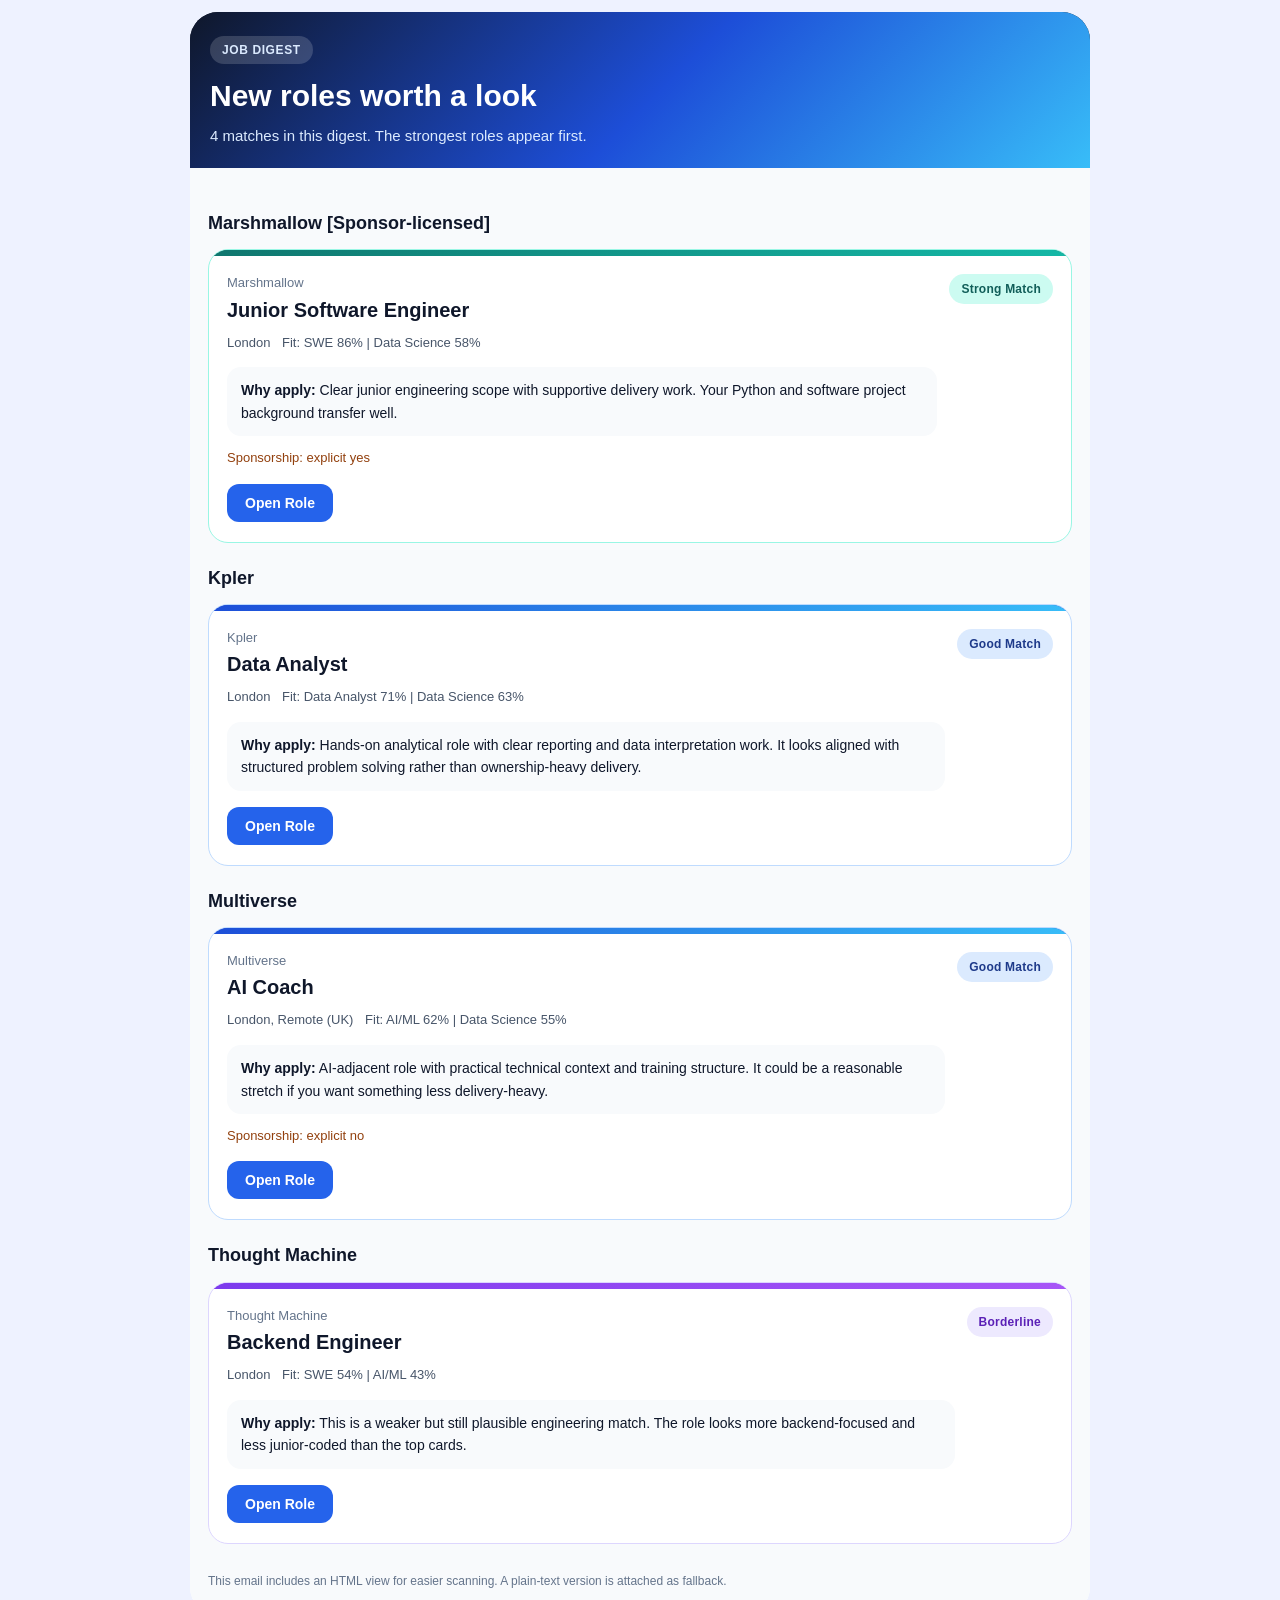
<file: examples/digest_preview.html>
<!DOCTYPE html><html lang="en"><head><meta charset="utf-8"><meta name="viewport" content="width=device-width, initial-scale=1.0"><style>@media screen and (max-width: 640px) {.email-shell-pad { padding: 0 !important; }.email-shell { width: 100% !important; max-width: 100% !important; border-radius: 0 !important; }.email-hero { padding: 20px 16px 18px 16px !important; }.email-hero-title { font-size: 28px !important; }.email-content { padding: 16px 12px 18px 12px !important; }.job-card { border-radius: 18px !important; }.job-card-body { padding: 14px 14px 16px 14px !important; }.job-card-layout, .job-card-layout tbody, .job-card-layout tr, .job-card-content, .job-card-badge-cell { display: block !important; width: 100% !important; }.job-card-content { padding-right: 0 !important; }.job-card-badge-cell { padding-top: 12px !important; text-align: left !important; white-space: normal !important; }.job-card-meta span { display: block !important; margin-right: 0 !important; }.job-card-why { padding: 10px 12px !important; }}</style></head><body style="margin:0;padding:0;background:#eef2ff;font-family:Segoe UI,Arial,sans-serif;"><table role="presentation" width="100%" cellpadding="0" cellspacing="0" border="0" style="background:#eef2ff;"><tr><td class="email-shell-pad" align="center" style="padding:12px 6px;"><table class="email-shell" role="presentation" width="100%" cellpadding="0" cellspacing="0" border="0" style="max-width:900px;background:#ffffff;border-radius:28px;overflow:hidden;"><tr><td style="padding:0;"><div class="email-hero" style="padding:24px 20px 20px 20px;background:#0f172a;background-image:linear-gradient(135deg, #0f172a 0%, #1d4ed8 52%, #38bdf8 100%);"><div style="display:inline-block;padding:7px 12px;border-radius:999px;background:rgba(255,255,255,0.16);color:#dbeafe;font-size:12px;font-weight:700;letter-spacing:0.05em;text-transform:uppercase;">Job Digest</div><div class="email-hero-title" style="margin-top:14px;font-size:30px;line-height:1.2;color:#ffffff;font-weight:800;">New roles worth a look</div><div style="margin-top:10px;font-size:15px;line-height:1.6;color:#dbeafe;">4 matches in this digest. The strongest roles appear first.</div></div></td></tr><tr><td class="email-content" style="padding:20px 18px 24px 18px;background:#f8fafc;"><div style="margin-top:24px;"><div style="font-size:18px;line-height:1.3;color:#0f172a;font-weight:800;">Marshmallow [Sponsor-licensed]</div><div class="job-card" style="margin-top:14px;background:#ffffff;border:1px solid #99f6e4;border-radius:20px;overflow:hidden;"><div style="height:6px;background:#0f766e;background-image:linear-gradient(135deg, #0f766e 0%, #14b8a6 100%);"></div><div class="job-card-body" style="padding:18px 18px 20px 18px;"><table class="job-card-layout" role="presentation" width="100%" cellpadding="0" cellspacing="0" border="0"><tr><td class="job-card-content" style="vertical-align:top;padding-right:12px;"><div style="font-size:13px;color:#64748b;line-height:1.4;">Marshmallow</div><div style="margin-top:4px;font-size:20px;line-height:1.3;color:#0f172a;font-weight:700;">Junior Software Engineer</div><div class="job-card-meta" style="margin-top:10px;color:#475569;font-size:13px;line-height:1.6;"><span style="display:inline-block;margin-right:8px;">London</span> <span style="display:inline-block;">Fit: SWE 86% | Data Science 58%</span></div><div class="job-card-why" style="margin-top:14px;padding:12px 14px;border-radius:14px;background:#f8fafc;color:#0f172a;font-size:14px;line-height:1.6;"><strong style="font-weight:700;">Why apply:</strong> Clear junior engineering scope with supportive delivery work. Your Python and software project background transfer well.</div><div style="margin-top:12px;color:#92400e;font-size:13px;line-height:1.5;">Sponsorship: explicit yes</div></td><td class="job-card-badge-cell" style="vertical-align:top;text-align:right;white-space:nowrap;"><div class="job-card-badge" style="display:inline-block;padding:8px 12px;border-radius:999px;background:#ccfbf1;color:#115e59;font-size:12px;font-weight:700;letter-spacing:0.02em;">Strong Match</div></td></tr></table><div style="margin-top:16px;"><a href="https://example.com/marshmallow-junior-software-engineer" style="display:inline-block;padding:11px 18px;border-radius:12px;background:#2563eb;color:#ffffff;text-decoration:none;font-size:14px;font-weight:700;">Open Role</a></div></div></div></div><div style="margin-top:24px;"><div style="font-size:18px;line-height:1.3;color:#0f172a;font-weight:800;">Kpler</div><div class="job-card" style="margin-top:14px;background:#ffffff;border:1px solid #bfdbfe;border-radius:20px;overflow:hidden;"><div style="height:6px;background:#1d4ed8;background-image:linear-gradient(135deg, #1d4ed8 0%, #38bdf8 100%);"></div><div class="job-card-body" style="padding:18px 18px 20px 18px;"><table class="job-card-layout" role="presentation" width="100%" cellpadding="0" cellspacing="0" border="0"><tr><td class="job-card-content" style="vertical-align:top;padding-right:12px;"><div style="font-size:13px;color:#64748b;line-height:1.4;">Kpler</div><div style="margin-top:4px;font-size:20px;line-height:1.3;color:#0f172a;font-weight:700;">Data Analyst</div><div class="job-card-meta" style="margin-top:10px;color:#475569;font-size:13px;line-height:1.6;"><span style="display:inline-block;margin-right:8px;">London</span> <span style="display:inline-block;">Fit: Data Analyst 71% | Data Science 63%</span></div><div class="job-card-why" style="margin-top:14px;padding:12px 14px;border-radius:14px;background:#f8fafc;color:#0f172a;font-size:14px;line-height:1.6;"><strong style="font-weight:700;">Why apply:</strong> Hands-on analytical role with clear reporting and data interpretation work. It looks aligned with structured problem solving rather than ownership-heavy delivery.</div></td><td class="job-card-badge-cell" style="vertical-align:top;text-align:right;white-space:nowrap;"><div class="job-card-badge" style="display:inline-block;padding:8px 12px;border-radius:999px;background:#dbeafe;color:#1e3a8a;font-size:12px;font-weight:700;letter-spacing:0.02em;">Good Match</div></td></tr></table><div style="margin-top:16px;"><a href="https://example.com/kpler-data-analyst" style="display:inline-block;padding:11px 18px;border-radius:12px;background:#2563eb;color:#ffffff;text-decoration:none;font-size:14px;font-weight:700;">Open Role</a></div></div></div></div><div style="margin-top:24px;"><div style="font-size:18px;line-height:1.3;color:#0f172a;font-weight:800;">Multiverse</div><div class="job-card" style="margin-top:14px;background:#ffffff;border:1px solid #bfdbfe;border-radius:20px;overflow:hidden;"><div style="height:6px;background:#1d4ed8;background-image:linear-gradient(135deg, #1d4ed8 0%, #38bdf8 100%);"></div><div class="job-card-body" style="padding:18px 18px 20px 18px;"><table class="job-card-layout" role="presentation" width="100%" cellpadding="0" cellspacing="0" border="0"><tr><td class="job-card-content" style="vertical-align:top;padding-right:12px;"><div style="font-size:13px;color:#64748b;line-height:1.4;">Multiverse</div><div style="margin-top:4px;font-size:20px;line-height:1.3;color:#0f172a;font-weight:700;">AI Coach</div><div class="job-card-meta" style="margin-top:10px;color:#475569;font-size:13px;line-height:1.6;"><span style="display:inline-block;margin-right:8px;">London, Remote (UK)</span> <span style="display:inline-block;">Fit: AI/ML 62% | Data Science 55%</span></div><div class="job-card-why" style="margin-top:14px;padding:12px 14px;border-radius:14px;background:#f8fafc;color:#0f172a;font-size:14px;line-height:1.6;"><strong style="font-weight:700;">Why apply:</strong> AI-adjacent role with practical technical context and training structure. It could be a reasonable stretch if you want something less delivery-heavy.</div><div style="margin-top:12px;color:#92400e;font-size:13px;line-height:1.5;">Sponsorship: explicit no</div></td><td class="job-card-badge-cell" style="vertical-align:top;text-align:right;white-space:nowrap;"><div class="job-card-badge" style="display:inline-block;padding:8px 12px;border-radius:999px;background:#dbeafe;color:#1e3a8a;font-size:12px;font-weight:700;letter-spacing:0.02em;">Good Match</div></td></tr></table><div style="margin-top:16px;"><a href="https://example.com/multiverse-ai-coach" style="display:inline-block;padding:11px 18px;border-radius:12px;background:#2563eb;color:#ffffff;text-decoration:none;font-size:14px;font-weight:700;">Open Role</a></div></div></div></div><div style="margin-top:24px;"><div style="font-size:18px;line-height:1.3;color:#0f172a;font-weight:800;">Thought Machine</div><div class="job-card" style="margin-top:14px;background:#ffffff;border:1px solid #ddd6fe;border-radius:20px;overflow:hidden;"><div style="height:6px;background:#7c3aed;background-image:linear-gradient(135deg, #7c3aed 0%, #a855f7 100%);"></div><div class="job-card-body" style="padding:18px 18px 20px 18px;"><table class="job-card-layout" role="presentation" width="100%" cellpadding="0" cellspacing="0" border="0"><tr><td class="job-card-content" style="vertical-align:top;padding-right:12px;"><div style="font-size:13px;color:#64748b;line-height:1.4;">Thought Machine</div><div style="margin-top:4px;font-size:20px;line-height:1.3;color:#0f172a;font-weight:700;">Backend Engineer</div><div class="job-card-meta" style="margin-top:10px;color:#475569;font-size:13px;line-height:1.6;"><span style="display:inline-block;margin-right:8px;">London</span> <span style="display:inline-block;">Fit: SWE 54% | AI/ML 43%</span></div><div class="job-card-why" style="margin-top:14px;padding:12px 14px;border-radius:14px;background:#f8fafc;color:#0f172a;font-size:14px;line-height:1.6;"><strong style="font-weight:700;">Why apply:</strong> This is a weaker but still plausible engineering match. The role looks more backend-focused and less junior-coded than the top cards.</div></td><td class="job-card-badge-cell" style="vertical-align:top;text-align:right;white-space:nowrap;"><div class="job-card-badge" style="display:inline-block;padding:8px 12px;border-radius:999px;background:#ede9fe;color:#5b21b6;font-size:12px;font-weight:700;letter-spacing:0.02em;">Borderline</div></td></tr></table><div style="margin-top:16px;"><a href="https://example.com/thought-machine-backend-engineer" style="display:inline-block;padding:11px 18px;border-radius:12px;background:#2563eb;color:#ffffff;text-decoration:none;font-size:14px;font-weight:700;">Open Role</a></div></div></div></div><div style="margin-top:28px;font-size:12px;line-height:1.6;color:#64748b;">This email includes an HTML view for easier scanning. A plain-text version is attached as fallback.</div></td></tr></table></td></tr></table></body></html>
</file>
